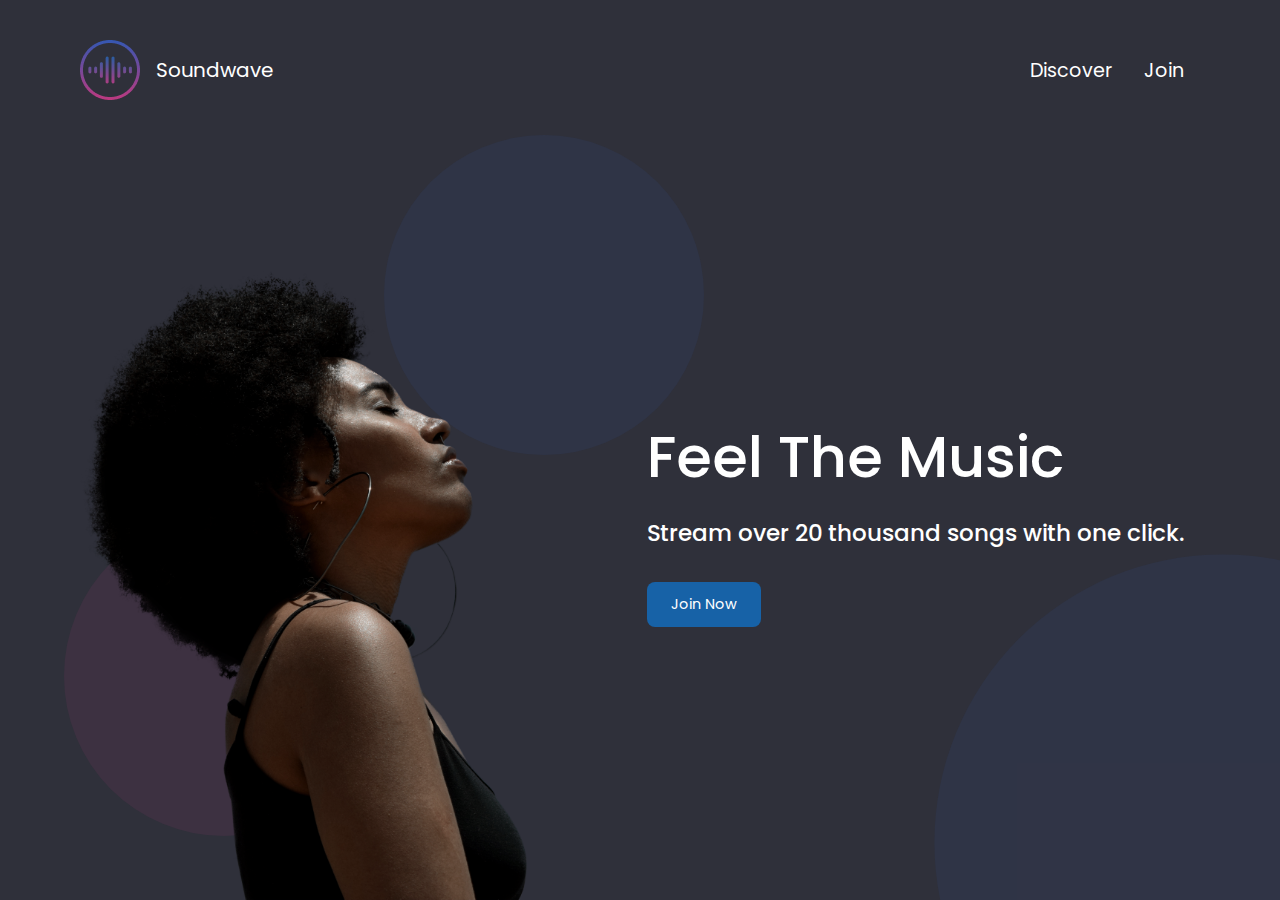
<file: index.html>
<!DOCTYPE html>
<html lang="en">
  <head>
    <meta charset="UTF-8" />
    <meta name="viewport" content="width=device-width, initial-scale=1.0" />
    <link rel="stylesheet" href="style.css" />
    <link rel="stylesheet" href="index.css" />
    <link rel="icon" href="./images/logo.png" type="image/x-icon" />
    <title>Soundwave</title>
  </head>
  <body class="container full-height-grow">
    <header class="main-header">
      <a href="/soundwave/" class="brand-logo">
        <img src="./images/logo.png" alt="soundwave" />
        <div class="brand-logo-name">Soundwave</div>
      </a>
      <nav class="main-nav">
        <ul>
          <li><a href="discover.html">Discover</a></li>
          <li><a href="join.html">Join</a></li>
        </ul>
      </nav>
    </header>
    <section class="home-main-section">
      <div class="img-wrapper">
        <div class="lady-image"></div>
      </div>
      <div class="call-to-action">
        <h1 class="title">Feel The Music</h1>
        <span class="subtitle">
          Stream over 20 thousand songs with one click.
        </span>
        <a href="join.html" class="btn"> Join Now </a>
      </div>
    </section>
    <div class="home-page-circle-1"></div>
    <div class="home-page-circle-2"></div>
    <div class="home-page-circle-3"></div>
  </body>
</html>
</file>
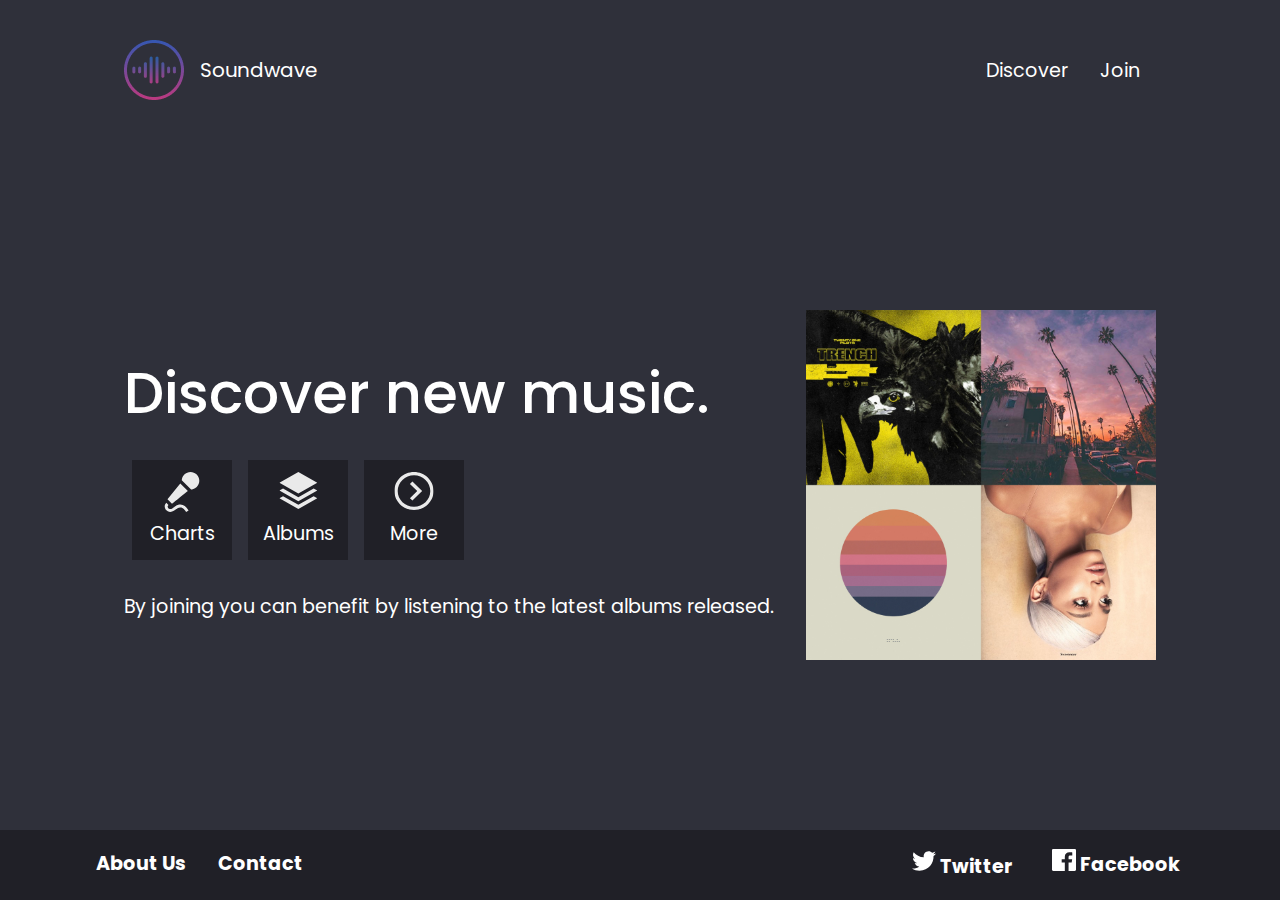
<file: discover.html>
<!DOCTYPE html>
<html lang="en">
  <head>
    <meta charset="UTF-8" />
    <meta name="viewport" content="width=device-width, initial-scale=1.0" />
    <link rel="stylesheet" href="style.css" />
    <link rel="stylesheet" href="discover.css" />
    <link rel="icon" href="./images/logo.png" type="image/x-icon" />
    <title>Soundwave - Discover</title>
  </head>
  <body class="full-height-grow">
    <div class="container full-height-grow">
      <header class="main-header">
        <a href="/soundwave/" class="brand-logo">
          <img src="./images/logo.png" alt="soundwave" />
          <div class="brand-logo-name">Soundwave</div>
        </a>
        <nav class="main-nav">
          <ul>
            <li><a href="discover.html">Discover</a></li>
            <li><a href="join.html">Join</a></li>
          </ul>
        </nav>
      </header>
      <section class="discover-main-section">
        <div class="call-to-action">
          <h1 class="title">Discover new music.</h1>
          <div class="icon-section">
            <div class="icon">
              <img src="./images/microphone.svg" alt="microphone" />
              Charts
            </div>
            <div class="icon">
              <img src="./images/albums.svg" alt="album" />
              Albums
            </div>
            <div class="icon">
              <img src="./images/more.svg" alt="more" />
              More
            </div>
          </div>
          By joining you can benefit by listening to the latest albums released.
        </div>
        <img class="covers-image" src="./images/covers.jpg" alt="covers" />
      </section>
    </div>
    <footer class="main-footer">
      <dvi class="container">
        <nav class="footer-nav">
          <ul>
            <li><a href="#">About Us</a></li>
            <li><a href="#">Contact</a></li>
          </ul>
        </nav>
        <nav class="footer-nav">
          <ul>
            <li>
              <a href="#" class="social-link">
                <img src="./images/twitter.svg" alt="" />
                Twitter
              </a>
            </li>
            <li>
              <a href="#" class="social-link">
                <img src="./images/facebook.svg" alt="" />
                Facebook
              </a>
            </li>
          </ul>
        </nav>
      </dvi>
    </footer>
  </body>
</html>
</file>
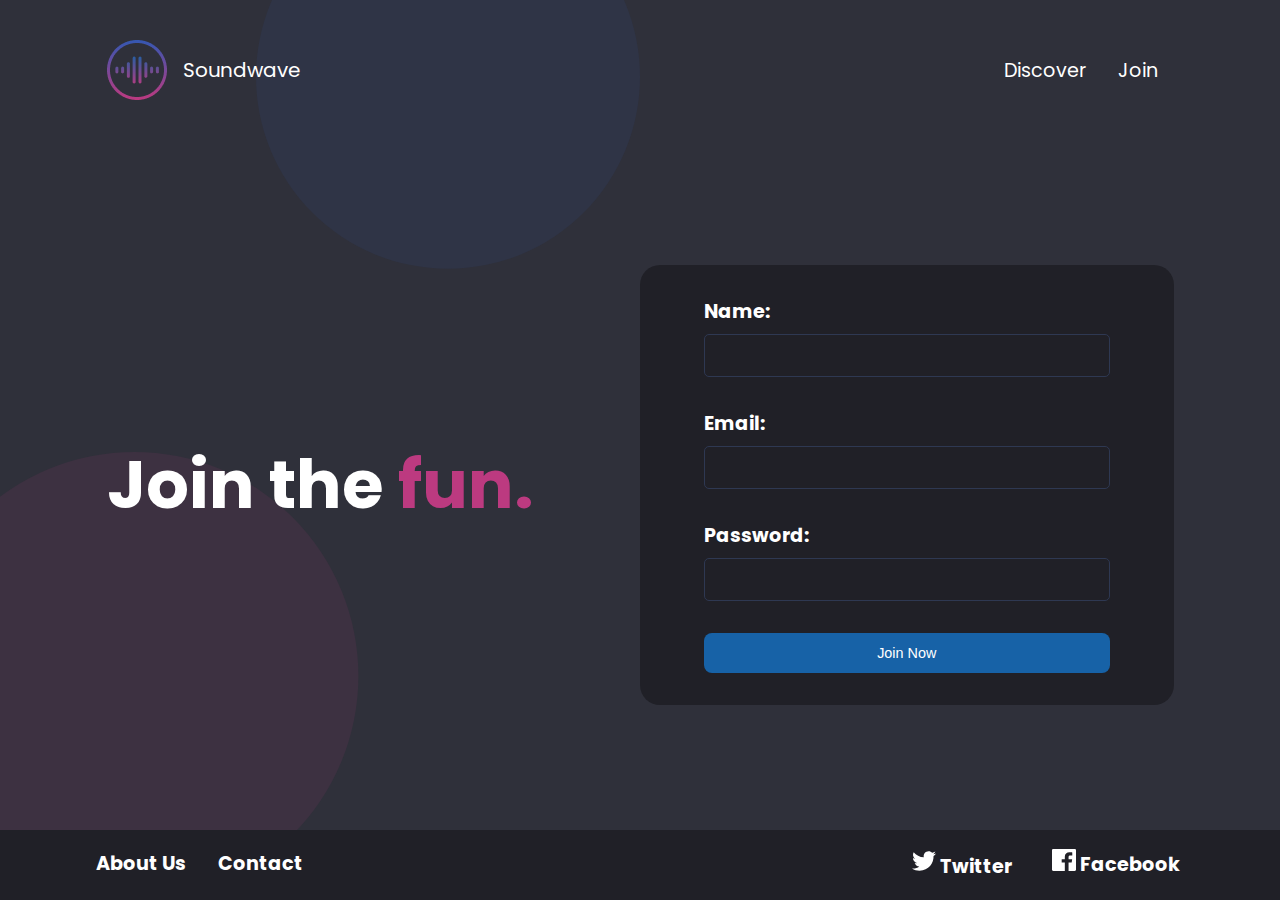
<file: join.html>
<!DOCTYPE html>
<html lang="en">
  <head>
    <meta charset="UTF-8" />
    <meta name="viewport" content="width=device-width, initial-scale=1.0" />
    <link rel="stylesheet" href="style.css" />
    <link rel="stylesheet" href="join.css" />
    <link rel="icon" href="./images/logo.png" type="image/x-icon" />
    <title>Soundwave - Join</title>
  </head>
  <body class="full-height-grow">
    <div class="container full-height-grow">
      <header class="main-header">
        <a href="/soundwave/" class="brand-logo">
          <img src="./images/logo.png" alt="soundwave" />
          <div class="brand-logo-name">Soundwave</div>
        </a>
        <nav class="main-nav">
          <ul>
            <li><a href="discover.html">Discover</a></li>
            <li><a href="join.html">Join</a></li>
          </ul>
        </nav>
      </header>
      <section class="join-main-section">
        <h1 class="join-text">
          Join the
          <span class="accent-text"> fun. </span>
        </h1>
        <form class="join-form">
          <div class="input-group">
            <label>Name:</label>
            <input type="text" />
          </div>
          <div class="input-group">
            <label>Email:</label>
            <input type="email" />
          </div>
          <div class="input-group">
            <label>Password:</label>
            <input type="password" />
          </div>
          <div class="input-group">
            <button type="submit" class="btn">Join Now</button>
          </div>
        </form>
      </section>
    </div>

    <div class="join-page-circle-1"></div>
    <div class="join-page-circle-2"></div>
    <footer class="main-footer">
      <dvi class="container">
        <nav class="footer-nav">
          <ul>
            <li><a href="#">About Us</a></li>
            <li><a href="#">Contact</a></li>
          </ul>
        </nav>
        <nav class="footer-nav">
          <ul>
            <li>
              <a href="#" class="social-link">
                <img src="./images/twitter.svg" alt="" />
                Twitter
              </a>
            </li>
            <li>
              <a href="#" class="social-link">
                <img src="./images/facebook.svg" alt="" />
                Facebook
              </a>
            </li>
          </ul>
        </nav>
      </dvi>
    </footer>
  </body>
</html>
</file>
<file: style.css>
@import url("https://fonts.googleapis.com/css?family=Poppins:400,500,700");

*,
*::before,
*::after {
  box-sizing: border-box;
}

body {
  padding: 0;
  margin: 0;
  background-color: #2f303a;
  font-family: Poppins, sans-serif;
  font-size: 1.2rem;
  color: white;
  min-height: 100vh;
}

.full-height-grow {
  display: flex;
  flex-direction: column;
}

.brand-logo {
  display: flex;
  align-items: center;
  font-size: 1.25rem;
  color: inherit;
  text-decoration: none;
}
.brand-logo-name {
  margin-left: 1rem;
}
.main-nav ul,
.footer-nav ul {
  display: flex;
  margin: 0;
  padding: 0;
  list-style: none;
}

.main-nav a,
.footer-nav a {
  color: inherit;
  text-decoration: none;
  padding: 1rem;
}

.main-nav a:hover,
.footer-nav a:hover {
  color: #adadad;
}

.main-header,
.main-footer {
  display: flex;
  justify-content: space-between;
  align-items: center;
}
.main-header {
  height: 140px;
}

.main-footer {
  height: 70px;
  background-color: #202027;
  font-weight: bold;
}

.social-link {
  width: 1rem;
  margin: 0.25rem;
}

.main-footer .container {
  display: flex;
  justify-content: space-between;
}

.container {
  max-width: 1200px;
  margin: auto;
  padding: 0 40px;
  flex-grow: 1;
}
.title {
  font-weight: 500;
  font-size: 3em;
  margin-bottom: 1rem;
  margin-top: 0;
}

.subtitle {
  font-weight: 500;
  font-size: 1.2em;
  margin-bottom: 2rem;
}
.btn {
  color: white;
  background-color: #1762a7;
  padding: 0.75rem 1.5rem;
  border-radius: 0.5rem;
  text-decoration: none;
  font-size: 0.9rem;
  outline: none;
  border: none;
  cursor: pointer;
}
.btn:hover {
  background-color: #2180d8;
}
.btn:focus {
  background-color: #2796ff;
}
</file>
<file: index.css>
.home-main-section {
  display: flex;
  align-items: stretch;
  justify-content: space-between;
  flex-grow: 1;
}

.home-main-section .img-wrapper {
  flex-grow: 1;
  flex-direction: column;
  display: flex;
  align-items: stretch;
  justify-content: flex-end;
}
.home-main-section .lady-image {
  background-image: url(./images/landing-page-girl.png);
  flex-grow: 1;
  max-height: 70vh;
  min-width: 30vw;
  background-size: contain;
  background-repeat: no-repeat;
  background-position: bottom left;
}

.home-main-section .call-to-action {
  display: flex;
  flex-direction: column;
  align-items: flex-start;
  margin: 1rem;
  align-self: center;
}

@media (max-width: 900px) {
  .home-main-section .img-wrapper {
    display: none;
  }
  .home-main-section {
    justify-content: center;
  }
}

.home-page-circle-1 {
  position: absolute;
  width: 25vw;
  height: 25vw;
  border-radius: 50%;
  background-color: rgb(188, 58, 128, 0.1);
  bottom: 5vw;
  left: 5vw;
  z-index: -1;
}
.home-page-circle-2 {
  position: absolute;
  width: 25vw;
  height: 25vw;
  border-radius: 50%;
  background-color: rgb(52, 87, 178, 0.1);
  top: 15vh;
  left: 30vw;
  z-index: -1;
}
.home-page-circle-3 {
  position: absolute;
  overflow: hidden;
  width: 45vw;
  height: 45vw;
  bottom: 0;
  right: 0;
  z-index: -1;
}
.home-page-circle-3::before {
  content: "";
  transform: translate(40%, 40%);
  position: absolute;
  height: 100%;
  width: 100%;
  border-radius: 50%;
  background-color: rgb(52, 87, 178, 0.1);
}
</file>
<file: discover.css>
.discover-main-section {
  display: flex;
  align-items: center;
  justify-content: space-between;
  flex-grow: 1;
}

.discover-main-section .covers-image {
  width: 30vw;
  margin-left: 2rem;
  height: auto;
  max-width: 350px;
}

.icon-section {
  display: flex;
}

.icon {
  display: flex;
  flex-direction: column;
  justify-content: space-between;
  align-items: center;
  margin: 0.5rem;
  padding: 0.75rem;
  width: 100px;
  height: 100px;
  background-color: #202027;
  margin-bottom: 2rem;
}
.icon img {
  width: 40px;
}

@media (max-width: 800px) {
  .discover-main-section {
    flex-direction: column;
    justify-content: center;
  }
  .discover-main-section .covers-image {
    margin-top: 2rem;
    height: 30vh;
    width: auto;
  }
}
</file>
<file: join.css>
.join-main-section {
  display: flex;
  justify-content: space-between;
  align-items: center;
  flex-grow: 1;
}

.join-text {
  font-size: 3.5em;
  font-weight: bold;
  margin: 0;
}
.accent-text {
  color: #bc3a80;
}
.join-form {
  background-color: #202027;
  width: 50vw;
  max-width: 50%;
  padding: 2rem 4rem;
  border-radius: 20px;
}

.input-group {
  margin-bottom: 2rem;
  display: flex;
  flex-direction: column;
}

.input-group:last-child {
  margin-bottom: 0;
}
.input-group label {
  font-weight: bold;
  margin-bottom: 0.5rem;
}
.input-group input {
  outline: none;
  background: none;
  border: 1px solid #2e3852;
  font-size: 1em;
  padding: 0.5em;
  color: inherit;
  border-radius: 5px;
}

.input-group input:focus {
  border-color: #596da0;
}

@media (max-width: 900px) {
  .join-main-section {
    flex-direction: column;
    justify-content: center;
  }
  .join-form {
    width: 80vw;
    max-width: inherit;
    margin: 2rem 0;
  }
}

.join-page-circle-1 {
  position: absolute;
  overflow: hidden;
  width: 35vw;
  height: 35vw;
  bottom: 0;
  left: 0;
  z-index: -1;
}
.join-page-circle-1::before {
  content: "";
  transform: translateX(-20%);
  position: absolute;
  height: 100%;
  width: 100%;
  border-radius: 50%;
  background-color: rgb(188, 58, 128, 0.1);
}
.join-page-circle-2 {
  position: absolute;
  overflow: hidden;
  width: 30vw;
  height: 30vw;
  top: 0;
  left: 20vw;
  z-index: -1;
}
.join-page-circle-2::before {
  content: "";
  transform: translateY(-30%);
  position: absolute;
  height: 100%;
  width: 100%;
  border-radius: 50%;
  background-color: rgb(52, 87, 178, 0.1);
}
</file>
